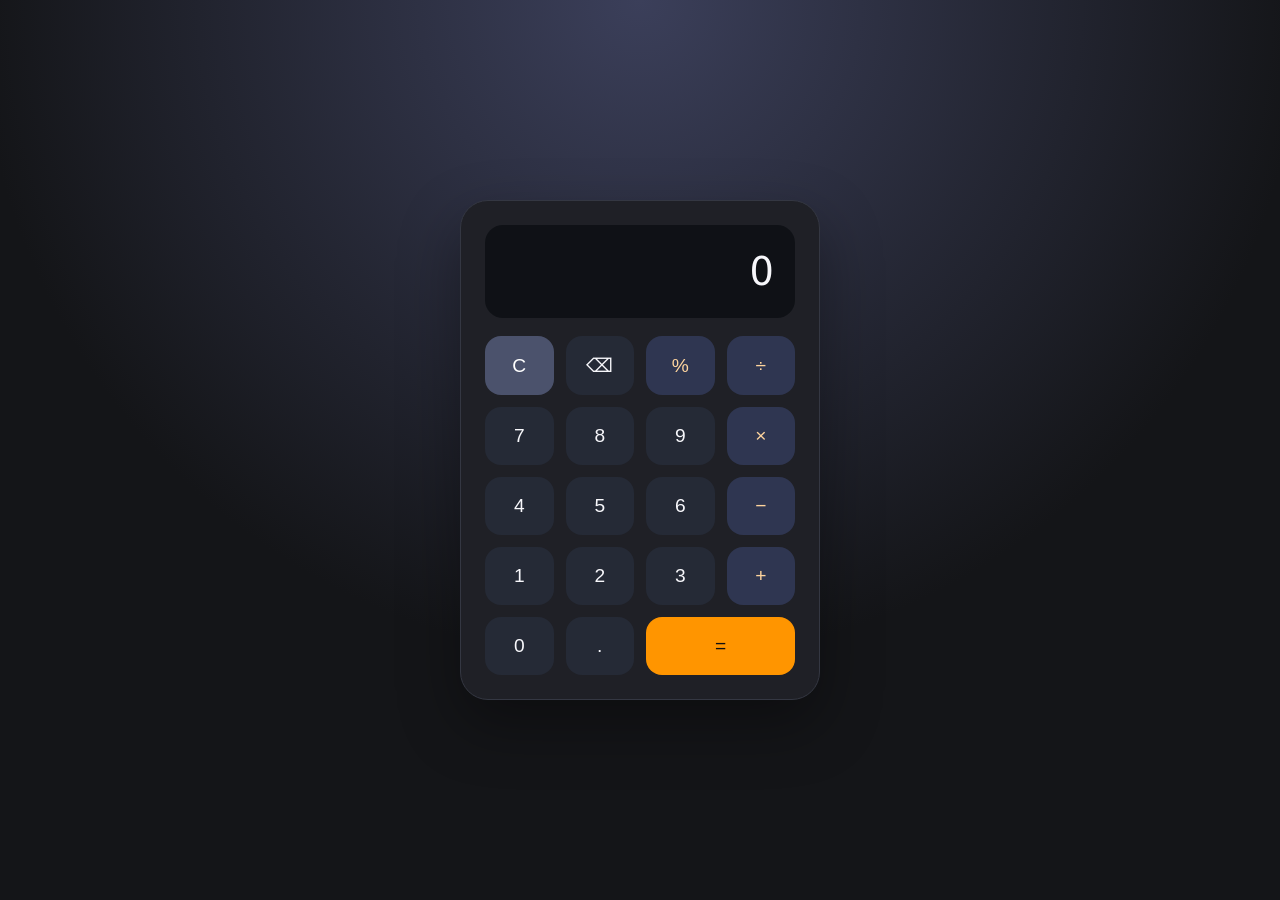
<file: Task-2/index.html>
<!DOCTYPE html>
<html lang="en">
<head>
  <meta charset="UTF-8">
  <meta name="viewport" content="width=device-width, initial-scale=1.0">
  <title>Calculator</title>
  <link rel="stylesheet" href="styles.css">
</head>
<body>
  <div class="calculator">
    <div class="display" id="display">0</div>
    <div class="buttons">
      <button class="btn clear" data-action="clear">C</button>
      <button class="btn" data-action="delete">⌫</button>
      <button class="btn operator" data-value="%">%</button>
      <button class="btn operator" data-value="/">÷</button>

      <button class="btn" data-value="7">7</button>
      <button class="btn" data-value="8">8</button>
      <button class="btn" data-value="9">9</button>
      <button class="btn operator" data-value="*">×</button>

      <button class="btn" data-value="4">4</button>
      <button class="btn" data-value="5">5</button>
      <button class="btn" data-value="6">6</button>
      <button class="btn operator" data-value="-">−</button>

      <button class="btn" data-value="1">1</button>
      <button class="btn" data-value="2">2</button>
      <button class="btn" data-value="3">3</button>
      <button class="btn operator" data-value="+">+</button>

      <button class="btn" data-value="0">0</button>
      <button class="btn" data-value=".">.</button>
      <button class="btn equals" data-action="equals">=</button>
    </div>
  </div>
  <script src="script.js"></script>
</body>
</html>
</file>
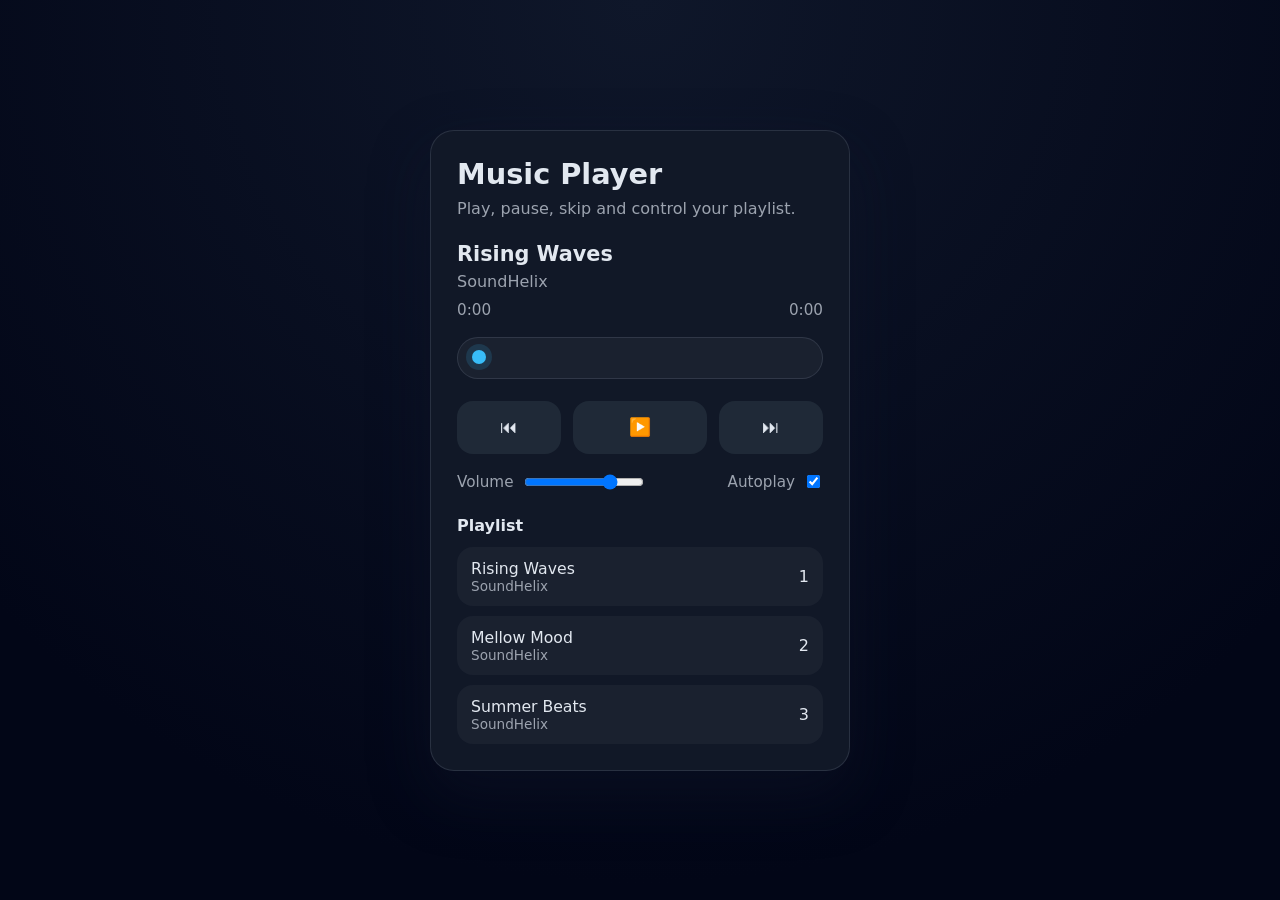
<file: Task-4/index.html>
<!DOCTYPE html>
<html lang="en">
<head>
  <meta charset="UTF-8">
  <meta name="viewport" content="width=device-width, initial-scale=1.0">
  <title>Music Player</title>
  <link rel="stylesheet" href="styles.css">
</head>
<body>
  <main class="player-card">
    <div class="player-header">
      <h1>Music Player</h1>
      <p>Play, pause, skip and control your playlist.</p>
    </div>

    <div class="track-info">
      <div class="track-meta">
        <span class="track-title" id="track-title">Loading...</span>
        <span class="track-artist" id="track-artist">Artist</span>
      </div>
      <div class="track-duration">
        <span id="current-time">0:00</span>
        <span id="total-time">0:00</span>
      </div>
    </div>

    <div class="progress-container">
      <input type="range" id="progress" class="progress" min="0" max="100" value="0">
    </div>

    <div class="controls">
      <button id="prev" class="control-btn">⏮</button>
      <button id="play" class="control-btn">▶️</button>
      <button id="next" class="control-btn">⏭</button>
    </div>

    <div class="extra-controls">
      <label>
        Volume
        <input id="volume" type="range" min="0" max="1" step="0.01" value="0.75">
      </label>
      <label class="autoplay-label">
        Autoplay
        <input id="autoplay" type="checkbox" checked>
      </label>
    </div>

    <section class="playlist">
      <h2>Playlist</h2>
      <ul id="playlist"></ul>
    </section>
  </main>

  <audio id="audio"></audio>
  <script src="script.js"></script>
</body>
</html>
</file>
<file: Task-2/styles.css>
:root {
  --bg: #141518;
  --panel: #1f2026;
  --border: #343742;
  --text: #f7f7fb;
  --accent: #ff9500;
  --accent-soft: #ffd59e;
}

* {
  box-sizing: border-box;
}

body {
  margin: 0;
  min-height: 100vh;
  display: grid;
  place-items: center;
  background: radial-gradient(circle at top, #3b3f5a 0%, #141518 60%);
  font-family: Inter, system-ui, sans-serif;
  color: var(--text);
}

.calculator {
  width: min(360px, 90vw);
  background: var(--panel);
  border: 1px solid var(--border);
  border-radius: 28px;
  padding: 24px;
  box-shadow: 0 24px 60px rgba(0, 0, 0, 0.35);
}

.display {
  background: #0f1116;
  border-radius: 18px;
  padding: 24px 20px;
  text-align: right;
  font-size: 2.4rem;
  letter-spacing: 0.03em;
  margin-bottom: 18px;
  min-height: 72px;
  word-wrap: break-word;
}

.buttons {
  display: grid;
  grid-template-columns: repeat(4, 1fr);
  gap: 12px;
}

.btn {
  border: none;
  border-radius: 16px;
  font-size: 1.2rem;
  padding: 18px 0;
  background: #252a36;
  color: var(--text);
  cursor: pointer;
  transition: transform 0.14s ease, background-color 0.14s ease, box-shadow 0.14s ease;
}

.btn:hover {
  transform: translateY(-1px);
}

.btn:active {
  transform: translateY(1px);
}

.operator {
  background: #2f3651;
  color: var(--accent-soft);
}

.clear,
.delete {
  background: #373d51;
  color: #fff;
}

.equals {
  grid-column: span 2;
  background: var(--accent);
  color: #101012;
}

.btn:nth-child(1) {
  background: #4b526c;
}
</file>
<file: Task-4/styles.css>
:root {
  --bg: #0f172a;
  --surface: #111827;
  --surface-alt: #1f2937;
  --text: #e2e8f0;
  --muted: #9ca3af;
  --accent: #38bdf8;
  --accent-soft: #0ea5e9;
}

* {
  box-sizing: border-box;
}

body {
  margin: 0;
  min-height: 100vh;
  display: grid;
  place-items: center;
  background: radial-gradient(circle at top, #0f172a 0%, #020617 80%);
  font-family: Inter, system-ui, sans-serif;
  color: var(--text);
}

.player-card {
  width: min(420px, 95vw);
  background: var(--surface);
  border: 1px solid rgba(148, 163, 184, 0.18);
  border-radius: 24px;
  padding: 26px;
  box-shadow: 0 24px 60px rgba(15, 23, 42, 0.45);
}

.player-header h1 {
  margin: 0;
  font-size: 1.8rem;
}

.player-header p {
  margin: 8px 0 0;
  color: var(--muted);
}

.track-info {
  display: grid;
  gap: 10px;
  margin: 24px 0 18px;
}

.track-meta {
  display: grid;
  gap: 6px;
}

.track-title {
  font-size: 1.3rem;
  font-weight: 700;
}

.track-artist {
  color: var(--muted);
}

.track-duration {
  display: flex;
  justify-content: space-between;
  color: var(--muted);
  font-size: 0.95rem;
}

.progress-container {
  background: rgba(255, 255, 255, 0.04);
  border: 1px solid rgba(148, 163, 184, 0.18);
  border-radius: 999px;
  padding: 10px 12px;
}

.progress {
  width: 100%;
  appearance: none;
  background: transparent;
  cursor: pointer;
}

.progress::-webkit-slider-thumb {
  appearance: none;
  width: 14px;
  height: 14px;
  border-radius: 50%;
  background: var(--accent);
  box-shadow: 0 0 0 6px rgba(56, 189, 248, 0.15);
}

.controls {
  display: grid;
  grid-template-columns: 1fr 1.3fr 1fr;
  gap: 12px;
  margin: 22px 0 18px;
}

.control-btn {
  border: none;
  border-radius: 16px;
  padding: 16px 0;
  font-size: 1.1rem;
  background: var(--surface-alt);
  color: var(--text);
  cursor: pointer;
  transition: transform 0.14s ease, background-color 0.14s ease;
}

.control-btn:hover {
  transform: translateY(-1px);
}

.extra-controls {
  display: flex;
  gap: 18px;
  flex-wrap: wrap;
  align-items: center;
}

.extra-controls label {
  display: flex;
  align-items: center;
  gap: 8px;
  color: var(--muted);
  font-size: 0.95rem;
}

.extra-controls input[type="range"] {
  width: 120px;
}

.autoplay-label {
  margin-left: auto;
}

.playlist {
  margin-top: 24px;
}

.playlist h2 {
  margin: 0 0 12px;
  font-size: 1rem;
  color: var(--text);
}

#playlist {
  list-style: none;
  padding: 0;
  margin: 0;
  display: grid;
  gap: 10px;
}

#playlist li {
  padding: 12px 14px;
  border-radius: 16px;
  background: rgba(255, 255, 255, 0.04);
  display: flex;
  justify-content: space-between;
  align-items: center;
  cursor: pointer;
  transition: background-color 0.14s ease;
}

#playlist li:hover {
  background: rgba(56, 189, 248, 0.12);
}

.track-active {
  background: rgba(56, 189, 248, 0.15);
}

.track-item-title {
  font-size: 0.98rem;
}

.track-item-artist {
  color: var(--muted);
  font-size: 0.85rem;
}
</file>
